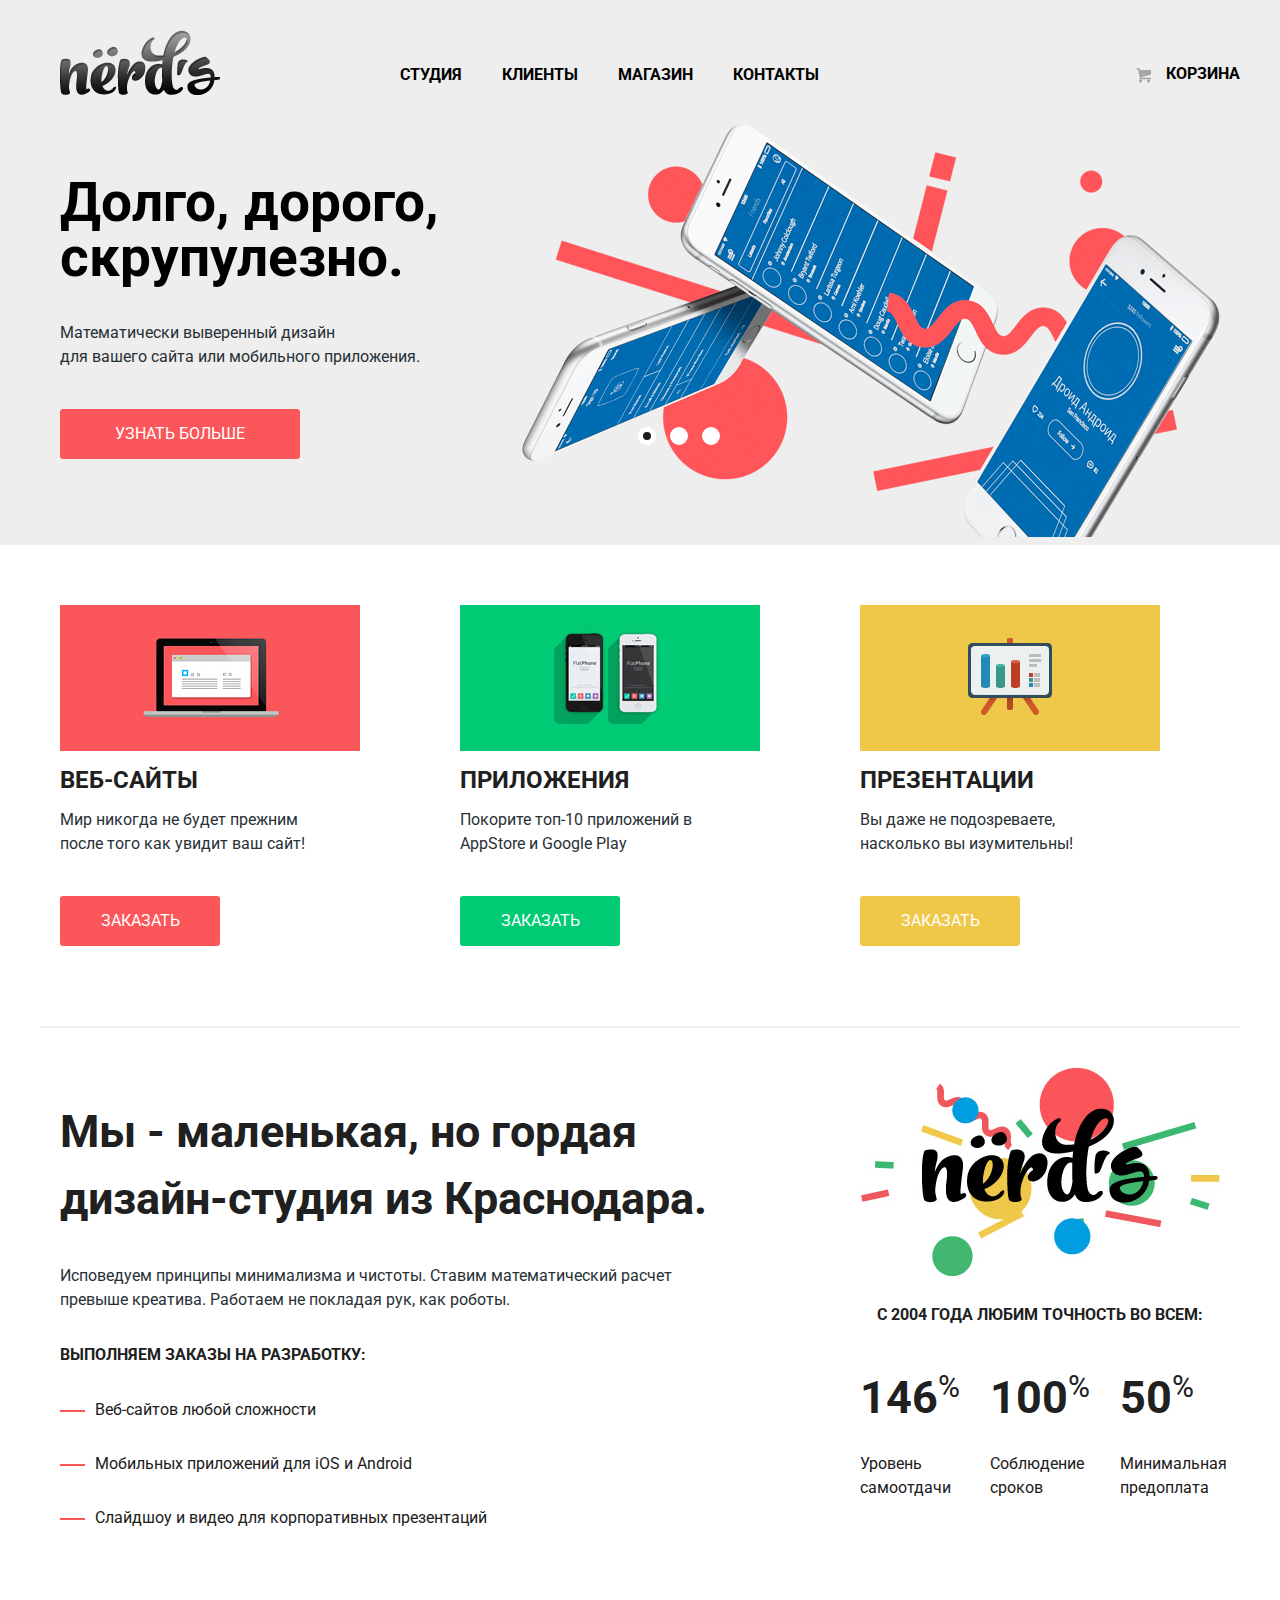
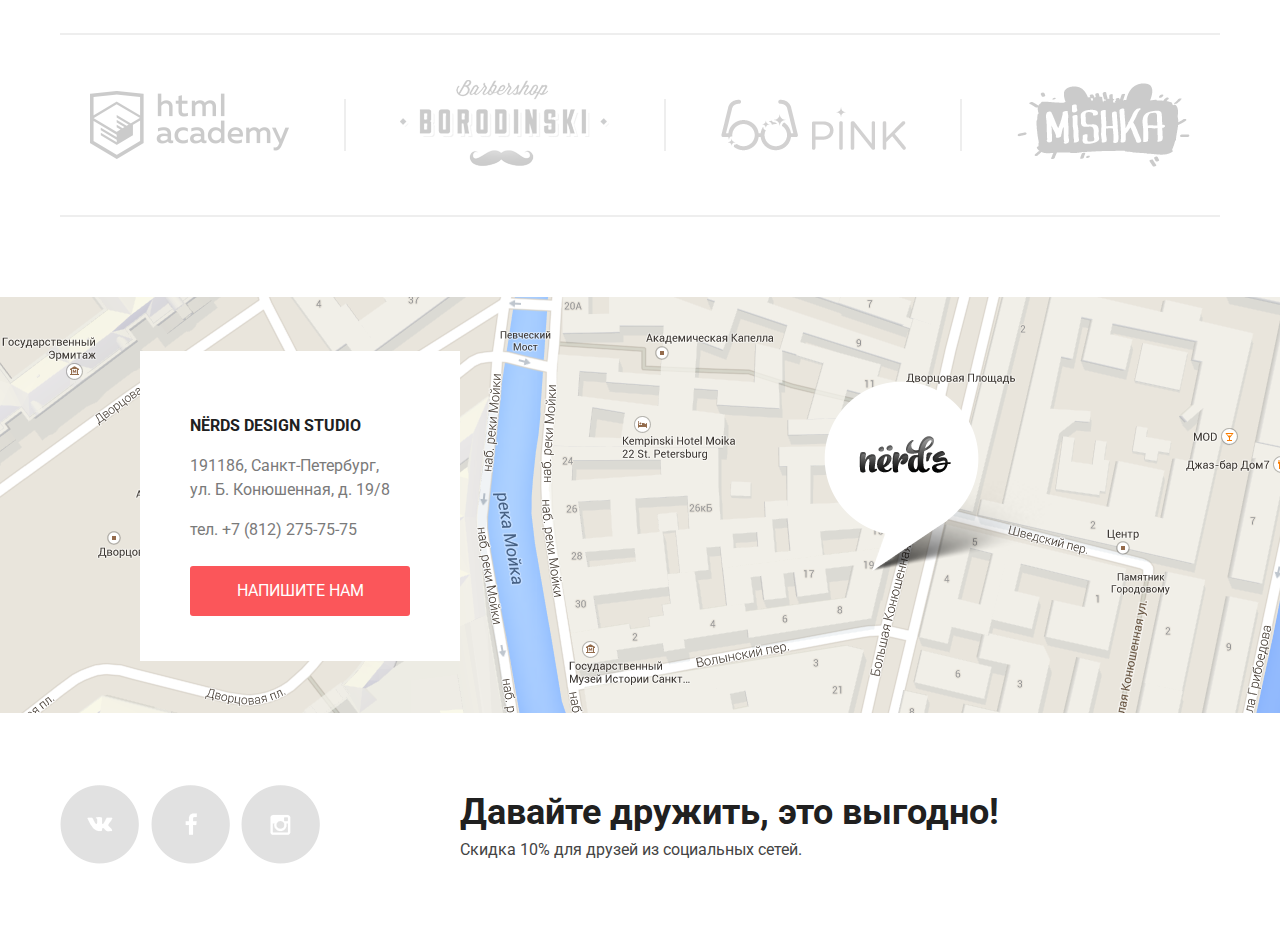
<file: index.html>
<!DOCTYPE html>
<html lang="en">
<head>
	<meta charset="UTF-8">
	<title>Document</title>
	<link rel="stylesheet" href="style.css">
	<link href="https://fonts.googleapis.com/css?family=Roboto:400,700" rel="stylesheet"> 
</head>
<body>
	<header class="header">
		<div class="header--top-line">
			<div class="top-line--logo">
				<a href="" class="header--logo"><img src="nerds-logo.png" alt="Nerds" width="160px" height="65px"></a>
			</div>
			<nav class="top-line--nav">
				<ul class="nav-list">
					<li class="nav-list--item">
						<a href="#" class="list--item">Студия</a>
					</li>
					<li class="nav-list--item">
						<a href="#" class="list--item">Клиенты</a>
					</li>
					<li class="nav-list--item">
						<a href="index2.html" class="list--item">Магазин</a>
					</li>
					<li class="nav-list--item">
						<a href="#" class="list--item">Контакты</a>
					</li>
				</ul>
				<div class="top-line--basket">
					<a href="#" class="basket">Корзина</a>
				</div>
			</nav>
		</div>
		<section class="header--slider">
			<input type="radio" id="btn-1" name="toggle" checked>
			<input type="radio" id="btn-2" name="toggle">
			<input type="radio" id="btn-3" name="toggle">
			<div class="slider-controls">
				<label for="btn-1"></label>
				<label for="btn-2"></label>
				<label for="btn-3"></label>
			</div>
			<div class="slide slide1">
				<section class="slide-information">
					<div class="slide-title">Долго, дорого, скрупулезно.</div>
					<p>Математически выверенный дизайн<br> для вашего сайта или мобильного приложения.</p>
					<a href="#" class="btn">Узнать больше</a>
				</section>
			</div>
			<div class="slide slide2">
				<section class="slide-information">
					<div class="slide-title-second">Любим математику как никто другой</div>
					<p>Никакого креатива, только математические формулы для расчета идеальных пропорций.</p>
					<a href="#" class="btn">Узнать больше</a>
				</section>
			</div>
			<div class="slide slide3">
				<section class="slide-information">
					<div class="slide-title">Только ночь, только хардкор</div>
					<p>Работать днем, как все? Мы против этого. Ближе к полуночи работа только начинается.</p>
					<a href="#" class="btn">Узнать больше</a>
				</section>
			</div>
		</section>
	</header>
	<main class="main-content">
		<div class="main-content--advantages">
			<div class="advantage">
				<div class="advantage--title">Веб-сайты</div>
				<p>Мир никогда не будет прежним после того как увидит ваш сайт!</p>
				<a href="#" class="advantage-btn first">Заказать</a>
			</div>
			<div class="advantage">
				<div class="advantage--title">Приложения</div>
				<p>Покорите топ-10 приложений в AppStore и Google Play</p>
				<a href="#" class="advantage-btn second">Заказать</a>
			</div>
			<div class="advantage">
				<div class="advantage--title">Презентации</div>
				<p>Вы даже не подозреваете, насколько вы изумительны!</p>
				<a href="#" class="advantage-btn third">Заказать</a>
			</div>
		</div>
		<div class="studio-information">
			<div class="studio-description">
				<strong class="studio-description--title">Мы - маленькая, но гордая дизайн-студия из Краснодара.</strong>
				<p>Исповедуем принципы минимализма и чистоты. Ставим математический расчет превыше креатива. Работаем не покладая рук, как роботы.</p>
				<b class="studio-description--orders">Выполняем заказы на разработку:</b>
				<ul>
					<li>Веб-сайтов любой сложности</li>
					<li>Мобильных приложений для iOS и Android</li>
					<li>Слайдшоу и видео для корпоративных презентаций</li>
				</ul>
			</div>
			<div class="studio-statics">
				<b class="statics-year">С 2004 года любим точность во всем:</b>
				<div class="statics-around">
					<div class="percent">
						<h2>146<span>%</span></h2>
						Уровень самоотдачи
					</div>
					<div class="percent">
						<h2>100<span>%</span></h2>
						Соблюдение сроков
					</div>
					<div class="percent">
						<h2>50<span>%</span></h2>
						Минимальная предоплата
					</div>
				</div>
			</div>
		</div>
		<div class="partners">
			<div class="partners-images">
				<a href="#" class="partner-image"><img src="logo-1.png" alt="HTML Academy" width="199" height="68"></a>
				<div class="vertical-line"></div>
				<a href="#" class="partner-image"><img src="logo-2.png" alt="Borodinsky" width="209" height="90"></a>
				<div class="vertical-line"></div>
				<a href="#" class="partner-image"><img src="logo-3.png" alt="Pink" width="185" height="52" ></a>
				<div class="vertical-line"></div>
				<a href="#" class="partner-image"><img src="logo-4.png" alt="Mishka" width="173" height="84" ></a>
			</div>
		</div>
	</main>
	<footer class="footer">
		<div class="footer-map">
			<div class="footer-map--content">
				<iframe src="https://yandex.ru/map-widget/v1/?um=constructor%3A36ca14c9dcff6d319763dac220b6a2c41e1b10da657f04356fc68e76400fb78b&amp;source=constructor" width="1200" height="420" frameborder="0"></iframe>
				<div class="studio-location">
					<h2>NЁRDS DESIGN STUDIO</h2>
					<p>191186, Санкт-Петербург, <br> ул. Б. Конюшенная, д. 19/8</p>
					<p>тел. +7 (812) 275-75-75</p>
					<a href="#" class="footer-btn">Напишите нам</a>
				</div>
				<a href="" class="map-img"><img src="map-marker.png" alt="Nerds" width="231" height="190" ></a>
			</div>
		</div>
		<div class="footer--bottom-line">
			<div class="footer--social">
				<a href="#" class="icon vk"></a>
				<a href="#" class="icon fb"></a>
				<a href="#" class="icon inst"></a>
			</div>
			<div class="footer--copyright">
				<h2>Давайте дружить, это выгодно!</h2>
				<p>Скидка 10% для друзей из социальных сетей.</p>
			</div>
		</div>
	</footer>
	<div class="modal-win modal-win-close">
		<h2>Напишите нам</h2>
		<button type="button" class="button-close"></button>
		<form action="" method="post" class="modal-win--form">
			<div class="form-item">
				<label for="name-field">Ваше имя:</label>
				<input type="text" name="name" id="name-field" placeholder="Представьтесь, пожалуйста">
			</div>
			<div class="form-item">
				<label for="email-field">Ваш e-mail:</label>
				<input type="email" name="email" id="email-field" placeholder="Для отправки ответа">
			</div>
			<div class="form-item form-item__textarea">
				<label for="text-field">Текст письма:</label>
				<textarea name="text" id="text-field" cols="30" rows="10" class="text">

				</textarea>
			</div>
			<a href="#" class="modal-win--send">Отправить</a>
		</form>
	</div>
	<script src="js.js"></script>
</body>
</html>
</file>
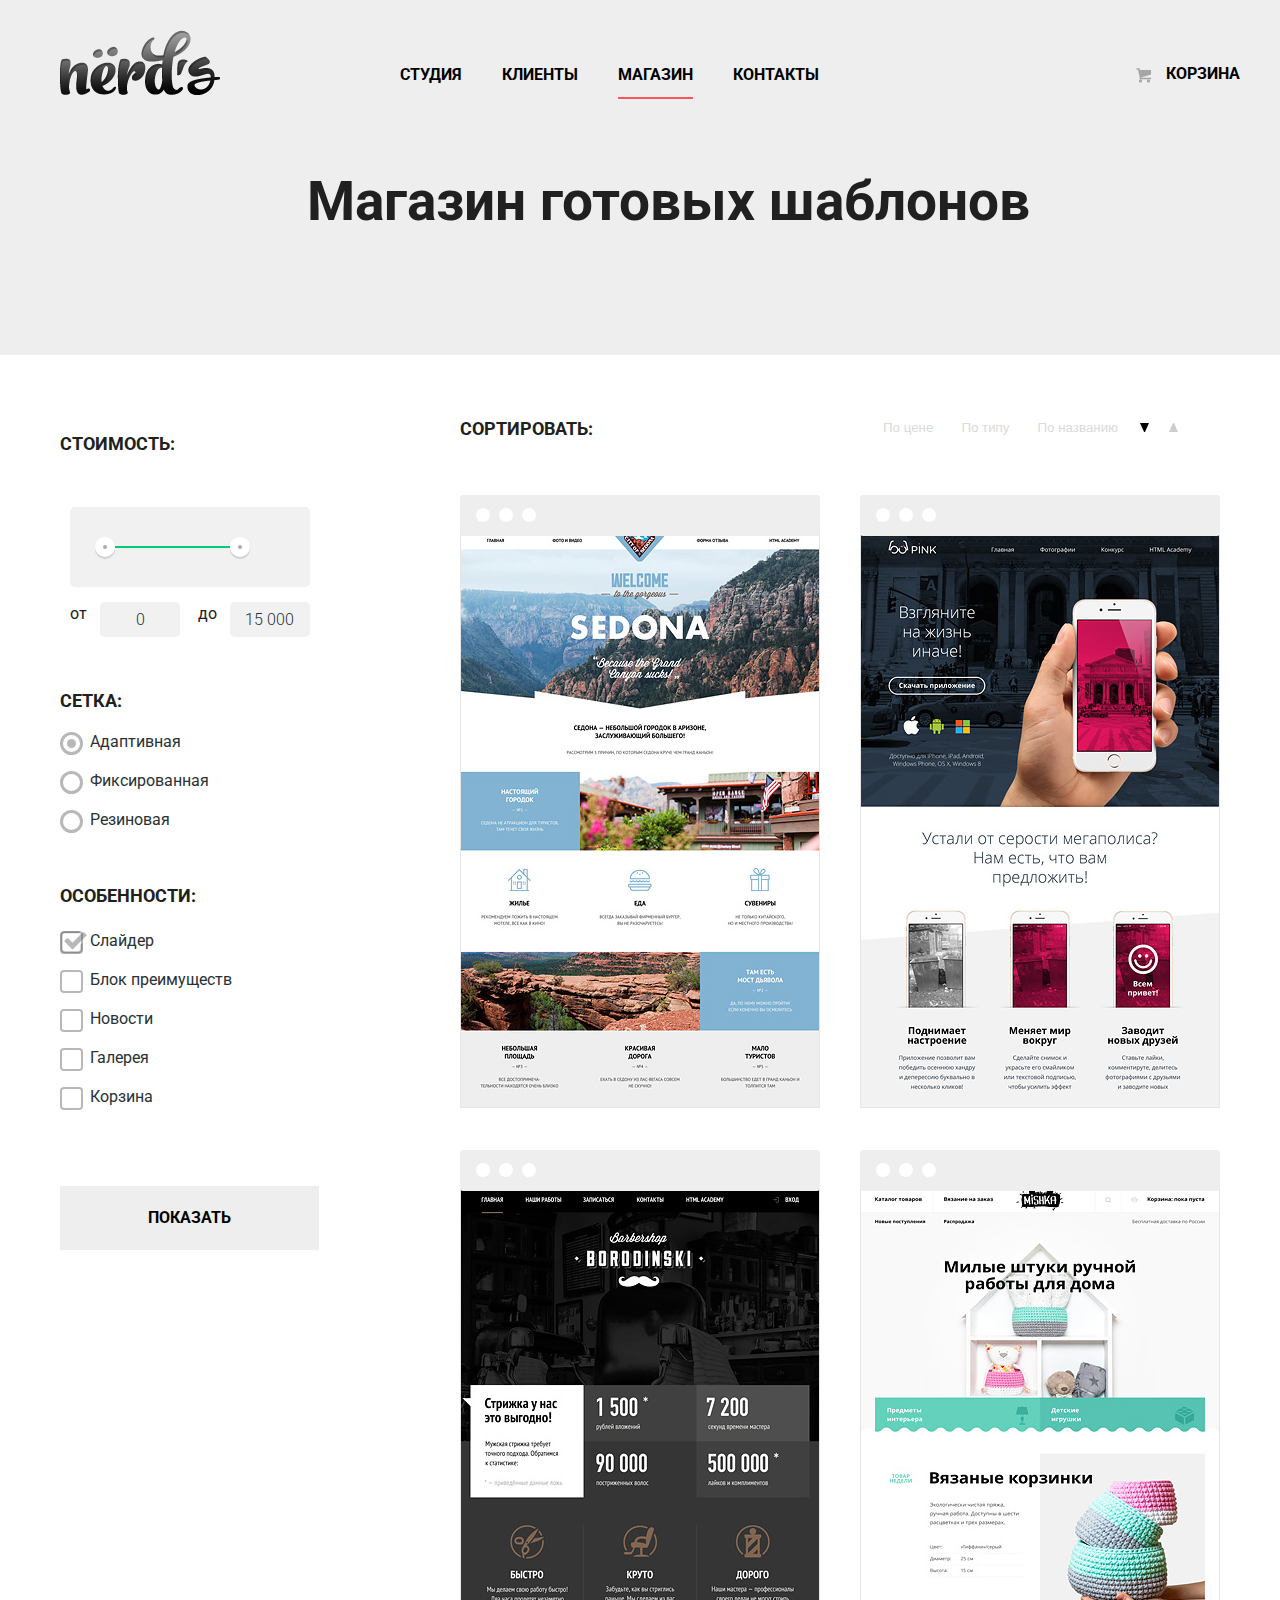
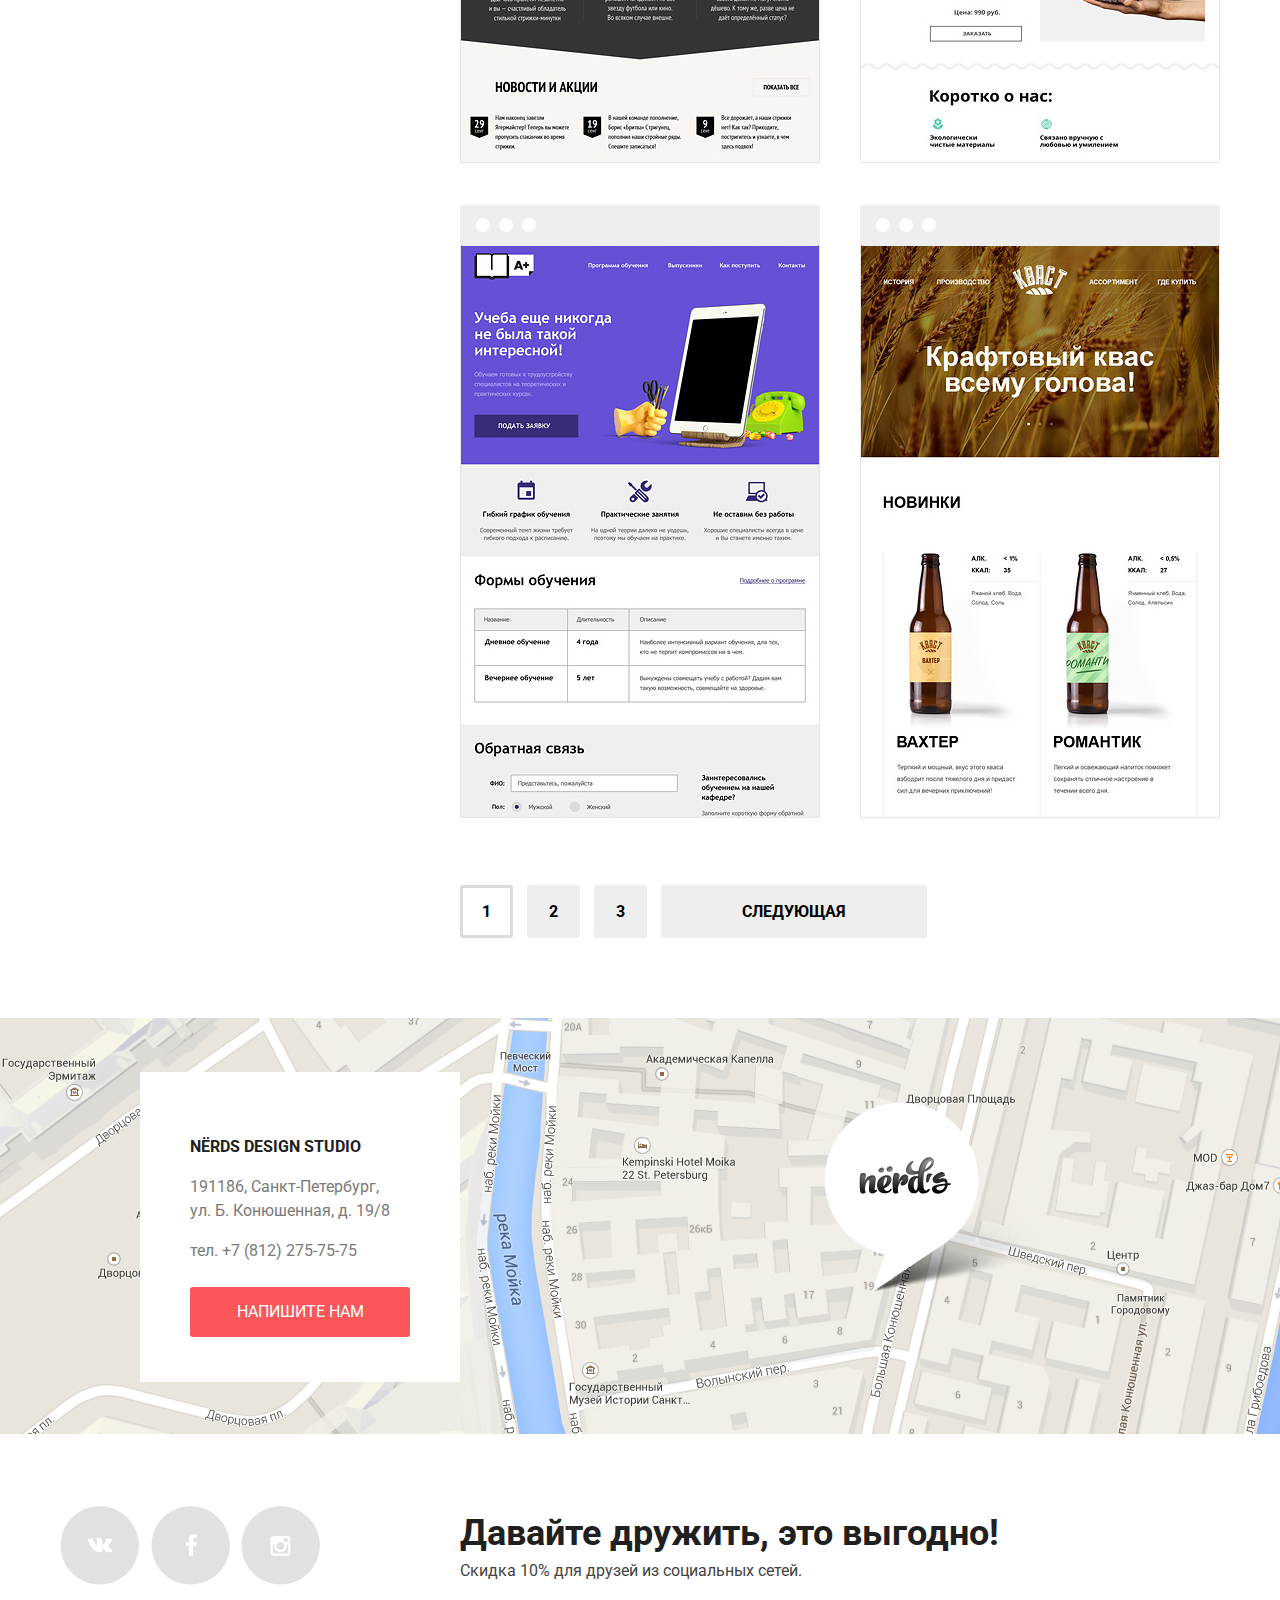
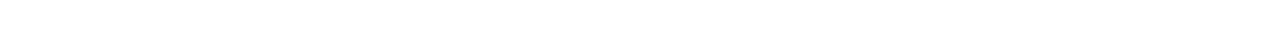
<file: index2.html>
<!DOCTYPE html>
<html lang="en">
<head>
	<meta charset="UTF-8">
	<title>Document</title>
	<link rel="stylesheet" href="style.css">
	<link href="https://fonts.googleapis.com/css?family=Roboto:400,700" rel="stylesheet"> 
</head>
<body>
	<header class="header sale">
		<div class="header--top-line">
			<div class="top-line--logo">
				<a href="index.html" class="header--logo"><img src="nerds-logo.png" alt="Nerds" width="160px" height="65px"></a>
			</div>
			<nav class="top-line--nav">
				<ul class="nav-list">
					<li class="nav-list--item">
						<a href="#" class="list--item">Студия</a>
					</li>
					<li class="nav-list--item">
						<a href="#" class="list--item">Клиенты</a>
					</li>
					<li class="nav-list--item">
						<a href="index2.html" class="list--item active">Магазин</a>
					</li>
					<li class="nav-list--item">
						<a href="#" class="list--item">Контакты</a>
					</li>
				</ul>
				<div class="top-line--basket">
					<a href="#" class="basket">Корзина</a>
				</div>
			</nav>
		</div>
		<h1 class="header--main-title">Магазин готовых шаблонов</h1>
	</header>
	<main class="catalog">
		<div class="filtre">
			<h2>Стоимость:</h2>
			<form action="index.html" method="get" class="filter-form">
				<div class="range-filter">
					<div class="range-controls">
						<div class="scale"><div style="width:60%;" class="bar"></div></div>
						<div class="toggle min-toggle"></div>
						<div class="toggle max-toggle"></div>
					</div>
					<div class="price-controls">
						от<input class="min-price" type="text" value="0">
						до<input class="max-price" type="text" value="15 000">
					</div>
				</div>

				<h2>Сетка:</h2>
					<div class="radios">
						<ul class="radio-buttons">
							<li class="radio-item">
								<label for="radio-field first" class="radio-button">
									<input type="radio" name="radio" id="radio-field first" checked>
									<span class="radio-indicator"></span>
									Адаптивная
								</label>
							</li>
							<li class="radio-item">
							<label for="radio-field second" class="radio-button">
								<input type="radio" name="radio" id="radio-field second">
								<span class="radio-indicator"></span>
								Фиксированная
							</label>
							</li>
							<li class="radio-item">
							<label for="radio-field third" class="radio-button">
								<input type="radio" name="radio" id="radio-field third">
								<span class="radio-indicator"></span>
								Резиновая
							</label>
							</li>
						</ul>
					</div>

				<h2 class="features">Особенности:</h2>
					<div class="checkboxes">
						<ul class="checkbox-buttons">
							<li class="checkbox-item">
								<label for="checkbox-field first" class="checkbox-button">
									<input type="checkbox" name="checkbox" id="checkbox-field first" checked>
									<span class="checkbox-indicator"></span>
									Слайдер
								</label>
							</li>
							<li class="checkbox-item">
							<label for="checkbox-field second" class="checkbox-button">
								<input type="checkbox" name="checkbox" id="checkbox-field second">
								<span class="checkbox-indicator"></span>
								Блок преимуществ
							</label>
							</li>
							<li class="checkbox-item">
							<label for="checkbox-field third" class="checkbox-button">
								<input type="checkbox" name="checkbox" id="checkbox-field third">
								<span class="checkbox-indicator"></span>
								Новости
							</label>
							</li>
							<li class="checkbox-item">
							<label for="checkbox-field fourth" class="checkbox-button">
								<input type="checkbox" name="checkbox" id="checkbox-field fourth">
								<span class="checkbox-indicator"></span>
								Галерея
							</label>
							</li>
							<li class="checkbox-item">
							<label for="checkbox-field fifth" class="checkbox-button">
								<input type="checkbox" name="checkbox" id="checkbox-field fifth">
								<span class="checkbox-indicator"></span>
								Корзина
							</label>
							</li>
						</ul>
					</div>
					
					<a href="#" class="form-btn">Показать</a>

			</form>
		</div>
		<div class="catalog--content">
			<div class="catalog--content--sort">
				<b>Сортировать:</b>
				<ul>
					<li><button>По цене</button></li>
					<li><button>По типу</button></li>
					<li><button>По названию</button></li>
				</ul>
				<button class="triangle first"></button>
				<button class="triangle second"></button>
			</div>
			<div class="catalog--content--items">
				<div class="catalog--item">
					<a href="#" class="item__img"><img src="img-sedona.png" alt="Sedona" height="576px" width="360px"></a>
					<div class="item__price">
						<h2>Sedona</h2>
						<h4>Информационный сайт <br> для туристов</h4>
						<a href="#" class="price-btn">9 900 РУБ.</a>
					</div>
					<div class="item__browser">
						<div class="circle"></div>
						<div class="circle"></div>
						<div class="circle"></div>
					</div>
				</div>
				<div class="catalog--item">
					<a href="#" class="item__img"><img src="img-pink.png" alt="Sedona" height="576px" width="360px"></a>
					<div class="item__price">
						<h2>Pink app</h2>
						<h4>Продуктовый лендинг <br> приложения для iOS и Android для туристов</h4>
						<a href="#" class="price-btn">9 900 РУБ.</a>
					</div>
					<div class="item__browser">
						<div class="circle"></div>
						<div class="circle"></div>
						<div class="circle"></div>
					</div>
				</div>				
				<div class="catalog--item">
					<a href="#" class="item__img"><img src="img-barbershop.png" alt="Sedona" height="576px" width="360px"></a>
					<div class="item__price">
						<h2>Bardershop</h2>
						<h4>Сайт салоны красоты.<br>Для мужчин, да.</h4>
						<a href="#" class="price-btn">9 900 РУБ.</a>
					</div>
					<div class="item__browser">
						<div class="circle"></div>
						<div class="circle"></div>
						<div class="circle"></div>
					</div>
				</div>				
				<div class="catalog--item">
					<a href="#" class="item__img"><img src="img-mishka.png" alt="Sedona" height="576px" width="360px"></a>
					<div class="item__price">
						<h2>Mishka</h2>
						<h4>Интернет-магазин <br> вязаных игрушек</h4>
						<a href="#" class="price-btn">9 900 РУБ.</a>
					</div>
					<div class="item__browser">
						<div class="circle"></div>
						<div class="circle"></div>
						<div class="circle"></div>
					</div>
				</div>				
				<div class="catalog--item">
					<a href="#" class="item__img"><img src="img-aplus.png" alt="Sedona" height="576px" width="360px"></a>
					<div class="item__price">
						<h2>A plus</h2>
						<h4>Лендинг курсов повышения <br> квалификации</h4>
						<a href="#" class="price-btn">9 900 РУБ.</a>
					</div>
					<div class="item__browser">
						<div class="circle"></div>
						<div class="circle"></div>
						<div class="circle"></div>
					</div>
				</div>				
				<div class="catalog--item">
					<a href="#" class="item__img"><img src="img-kvast.png" alt="Sedona" height="576px" width="360px"></a>
					<div class="item__price">
						<h2>Кваст</h2>
						<h4>Промо-сайт производителя <br> крафтового кваса</h4>
						<a href="#" class="price-btn">9 900 РУБ.</a>
					</div>
					<div class="item__browser">
						<div class="circle"></div>
						<div class="circle"></div>
						<div class="circle"></div>
					</div>
				</div>
			</div>
			<div class="paginator--content--pages">
				<a class="active">1</a>
				<a href="#" class="page-button">2</a>
				<a href="#" class="page-button">3</a>
				<a href="#" class="page-button next">Следующая</a>
			</div>
		</div>
	</main>
	<footer class="footer">
		<div class="footer-map">
			<div class="footer-map--content">
				<iframe src="https://yandex.ru/map-widget/v1/?um=constructor%3A36ca14c9dcff6d319763dac220b6a2c41e1b10da657f04356fc68e76400fb78b&amp;source=constructor" width="1200" height="420" frameborder="0"></iframe>
				<div class="studio-location">
					<h2>NЁRDS DESIGN STUDIO</h2>
					<p>191186, Санкт-Петербург, <br> ул. Б. Конюшенная, д. 19/8</p>
					<p>тел. +7 (812) 275-75-75</p>
					<a href="#" class="footer-btn">Напишите нам</a>
				</div>
				<a href="" class="map-img"><img src="map-marker.png" alt="Nerds" width="231" height="190" ></a>
			</div>
		</div>
		<div class="footer--bottom-line">
			<div class="footer--social">
				<a href="#" class="icon vk"></a>
				<a href="#" class="icon fb"></a>
				<a href="#" class="icon inst"></a>
			</div>
			<div class="footer--copyright">
				<h2>Давайте дружить, это выгодно!</h2>
				<p>Скидка 10% для друзей из социальных сетей.</p>
			</div>
		</div>
	</footer>
	<div class="modal-win modal-win-close modal-error">
		<h2>Напишите нам</h2>
		<button type="button" class="button-close"></button>
		<form action="" method="post" class="modal-win--form">
			<div class="form-item">
				<label for="name-field">Ваше имя:</label>
				<input type="text" name="name" id="name-field" placeholder="Представьтесь, пожалуйста">
			</div>
			<div class="form-item">
				<label for="email-field">Ваш e-mail:</label>
				<input type="email" name="email" id="email-field" placeholder="Для отправки ответа">
			</div>
			<div class="form-item form-item__textarea">
				<label for="text-field">Текст письма:</label>
				<textarea name="text" id="text-field" cols="30" rows="10" class="text">

				</textarea>
			</div>
			<a href="#" class="modal-win--send">Отправить</a>
		</form>
	</div>
	<script src="js.js"></script>
</body>
</html>
</file>
<file: style.css>
body {
	min-width: 1200px;
	margin: 0;
	position: relative;
	color: #202020;
	font-size: 16px;
	line-height: 1.75px;
	font-weight: 300px;
	font-style: normal;
	font-family: "Roboto", sans-serif;
}

.header {
	position: relative;
	min-height: 545px;
	background: #eeeeee;
	padding: 0px 20px;
}

.header--top-line {
	display: flex;
	width: 1200px;
	position: relative;
	margin: 0 auto;
}

.top-line--nav {
	margin-left: 180px;
	width: 840px;
	display: flex;
	-ms-align-items: center;
	align-items: center;
	justify-content: space-between;
	padding-top: 35px;
}

.top-line--nav ul {
	padding: 0;
	margin: 0;
	display: flex;
}

.top-line--nav > ul > li:first-child > a:first-child {
	margin-left: 0;
}

.top-line--nav > ul > li {
	text-decoration: none;
	list-style-type: none;
}

.top-line--nav > ul > li > a {
	text-decoration: none;
	color: #000000;
	text-transform: uppercase;
	margin-left: 40px;
	font-weight: 700;
}

.top-line--nav > ul > li > .active {
	border-bottom: 2px solid #fb565a;
	padding-bottom: 13px;
}

.top-line--nav > ul > li > a:hover,
.top-line--basket > .basket:hover {
	color: #f87f81;
}

.top-line--nav > ul > li > a:active,
.top-line--basket > .basket:active {
  color: rgba(0, 0, 0, 0.3);
}

.header > .header--top-line > .top-line--logo > a {
	display: block;
	width: 160px;
	height: 65px;
	position: relative;
	padding-top: 30px;
	padding-left: 20px;
	opacity: 1;
}

.header--top-line > .top-line--logo > a:hover {
	opacity: 0.8;
}

.header--top-line > .top-line--logo > a:active {
	opacity: 0.3;
}

.header--top-line > .top-line--logo {
	width: 180px;
	height: 115px;
}

.top-line--basket {
	width: 160px;
	position: relative;
	margin-bottom: 3px;
	text-align: right;
}

.top-line--basket > .basket {
	text-decoration: none;
	text-transform: uppercase;
	color: #000000;
	padding-left: 40px;
	position: relative;
	font-weight: 700;
}

.basket::before {
	content: "";
	position: absolute;
	background:url('css-sprite-combined.png') 0px -64px;
	width:15px;
	height:15px;
	left: 10px;
	top: 4px;
}

.header--slider {
	height: 430px;
	width: 1160px;
	margin: 0 auto;
	position: relative;
}

.header--slider input[type=radio] {
	position: absolute;
	display: none;
}


.slide {
	height: 100%;
	width: 100%;
}

.slide1 {
	background: url(slide1.png) no-repeat right;
}

.slide2 {
	background: url(slide2.png) no-repeat right;
}

.slide3 {
	background: url(slide3.png) no-repeat right;
}

.slide3 > .slide-information > p {
	width: 350px;
}

.slide-information {
	position: absolute;
	width: 462px;
	left: 0;
	top: 60px;
	height: 300px;
}

.slide-information > p {
	line-height: 1.5;
	font-size: 16px;
	color: #283136;
	padding-top: 20px;
}

.slide-title {
	line-height: 1;
	font-size: 55px;
	font-weight: bold;
	color: black;
}

.slide-title-second {
	line-height: 1;
	font-size: 55px;
	font-weight: bold;
	color: black;
	width: 540px;
}


.slider-controls {
	position: absolute;
	bottom: 100px;
	left: 58%;
	margin-left: -100px;
	text-align: center
	z-index: 1000;
}

.slider-controls label {
	display: inline-block;
	height: 8px;
	width: 8px;
	margin: 0 5px;
	background: #fff;
	border: 5px solid white;
	vertical-align: top;
	border-radius: 50%;
	cursor: pointer;
}

#btn-1:checked ~ .slider-controls label:nth-child(1),
#btn-2:checked ~ .slider-controls label:nth-child(2),
#btn-3:checked ~ .slider-controls label:nth-child(3) {
	background: #1c1c1c;
}

.slide .btn {
	display: block;
	width: 240px;
	height: 50px;
	padding: 10 0px;
	margin-top: 40px;
	font-size: 16px;
	line-height: 50px;
	color: white;
	text-transform: uppercase;
	text-align: center;
	text-decoration: none;
	background-color: #fb565a;
	border-radius: 3px;
	font-family: "Roboto", sans-serif;
}

.slide .btn:hover {
	background: #e74246;
}

.slide .btn:active {
	color: rgba(255, 255, 255, 0.3);
	background: #d7373b;
}

.slide {
	display: none;
}

#btn-1:checked ~  .slide1 {
	display: block;
}
#btn-2:checked ~  .slide2 {
	display: block;
}
#btn-3:checked ~  .slide3 {
	display: block;
}

.main-content--advantages {
	width: 1160px;
	padding: 60px 20px;
	padding-bottom: 80px;
	margin: 0 auto;
	display: flex;
	justify-content: space-between;
	border-bottom: 2px solid #eeeeee;
}

.advantage {
	position: relative;
	padding-top: 175px;
	width: 300px;
}

.advantage:first-child {
	background: url(illustration-1.png) no-repeat top;
}

.advantage:nth-child(2) {
	background: url(illustration-2.png) no-repeat top;
}

.advantage:last-child {
	background: url(illustration-3.png) no-repeat top;
	margin-right: 60px;
}

.advantage > .advantage--title {
	font-size: 24px;
	font-family: "Roboto", sans-serif;
	font-weight: bold;
	text-transform: uppercase;
}

.advantage > p {
	line-height: 1.5;
	padding-top: 10px;
	color: #283136;
	width: 250px;
}

.main-content--advantages .advantage-btn {
	display: block;
	width: 160px;
	height: 50px;
	padding: 10 0px;
	margin-top: 40px;
	font-size: 16px;
	line-height: 50px;
	color: white;
	text-transform: uppercase;
	text-align: center;
	text-decoration: none;
	border-radius: 3px;
	font-family: "Roboto", sans-serif;
}

.main-content--advantages .first{
	background: #fb565a;
}

.main-content--advantages .second{
	background: #00ca74;
}

.main-content--advantages .third{
	background: #efc84a;
}

.main-content--advantages .first:hover{
	background: #e74246;
}

.main-content--advantages .second:hover{
	background: #00bc6c;
}

.main-content--advantages .third:hover{
	background: #eab534;
}

.main-content--advantages .first:active{
	background: #d7373b;
	color: rgba(255, 255, 255, 0.302);
}

.main-content--advantages .second:active{
	background: #00aa62;
	color: rgba(255, 255, 255, 0.302);
}

.main-content--advantages .third:active{
	background: #e5a722;
	color: rgba(255, 255, 255, 0.302);
}

.studio-information {
	width: 1160px;
	height: 525px;
	margin: 0 auto;
	border-bottom: 2px solid #eeeeee;
	padding: 40px 0;
	display: flex;
	justify-content: space-between;
}

.studio-information .studio-description {
	width: 660px;
	display: flex;
	-webkit-flex-direction: column;
	-moz-flex-direction: column;
	-ms-flex-direction: column;
	-o-flex-direction: column;
	flex-direction: column;
	line-height: 1.5;
	padding: 30px 0;
}

.studio-information .studio-description .studio-description--title {
	display: block;
	font-size: 45px;
	font-family: "Roboto", sans-serif;
}

.studio-information .studio-description > p {
	color: #283136;
	padding: 15px 0;
}

.studio-information .studio-description > .studio-description--orders {
	text-transform: uppercase;
}

.studio-information .studio-description > ul {
	list-style-type: none;
	padding: 0;
}

.studio-information .studio-description > ul > li {
	position: relative;
	padding: 15px 0;
	padding-left: 35px;
}

.studio-information .studio-description > ul > li::before {
	position: absolute;
	content: "";
	display: block;
	left: 0;
	top: 50%;
	height: 2px;
	width: 25px;
	background-color: #fb565a;
}

.studio-information .studio-statics {
	width: 360px;
	line-height: 1.5;
	padding-top: 235px;
	background: url(nerds-illustration.png) no-repeat top;
	text-align: center;
}

.studio-information .studio-statics .statics-year {
	text-transform: uppercase;
}

.studio-information .studio-statics .statics-around {
	display: flex;
}

.studio-information .studio-statics .statics-around > .percent {
	text-align: left;
	padding-right: 30px;
}

.studio-information .studio-statics .statics-around > .percent > h2{
	font-size: 45px;
	margin-bottom: 20px;
	vertical-align: top;
}

.studio-information .studio-statics .statics-around > .percent > h2 > span {
	font-size: 30px;
	vertical-align: top;
	font-weight: 400;
}

.partners {
	height: 180px;
	width: 1160px;
	border-bottom: 2px solid #eeeeee;
	margin: 0 auto;
	display: flex;
	-ms-align-items: center;
	align-items: center;
	justify-content: space-between;
}

.partners .vertical-line {
	display: block;
	width: 2px;
	height: 52px;
	background-color: #eeeeee;
}

.partners .partners-images {
	padding: 0 30px;
	display: flex;
	-ms-align-items: center;
	align-items: center;
	justify-content: space-between;
	width: 100%;
	height: 100%;
}

.partners .partners-images .partner-image {
	opacity: 0.2;
}

.partners .partners-images .partner-image:hover {
	opacity: 1;
}

.partners .partners-images .partner-image:active {
	opacity: 0.1;
}

.footer {
	padding-top: 80px;
}

.footer .footer-map {
	width: 1440px;
	height: 420px;
	background: url(nerds-map.png) no-repeat;
	position: relative;
	margin: 0 auto;
	z-index: 1;
}

.footer .footer-map iframe {
	position: absolute;
	z-index: 0;
	top: 0;
}

.footer .footer-map > .footer-map--content {
	width: 1160px;
	position: relative;
	margin: 0 auto;
	height: 100%;
}

.studio-location {
	position: absolute;
	background-color: #fff;
	width: 220px;
	height: 210px;
	padding: 50px;
	line-height: 1.5;
	left: 0%;
	top: 54px;
}

.studio-location > h2 {
	text-transform: uppercase;
	font-weight: bold;
	font-family: "Roboto", sans-serif;
	font-size: 16px;
}

.studio-location > p {
	color: #7a7a7a;
}

.studio-location > .footer-btn {
	display: block;
	width: 220px;
	height: 50px;
	font-size: 16px;
	line-height: 50px;
	color: white;
	text-transform: uppercase;
	text-align: center;
	text-decoration: none;
	border-radius: 3px;
	font-family: "Roboto", sans-serif;
	background: #fb565a;
	margin-top: 24px;
}

.studio-location > .footer-btn:hover {
	background: #e74246;
}

.studio-location > .footer-btn:active {
	color: rgba(255, 255, 255, 0.3);
	background: #d7373b;
}


.footer-map--content > .map-img {
	display: block;
	position: absolute;
	left: 59%;
	top: 20%;
}

.footer--bottom-line {
	width: 1160px;
	position: relative;
	margin: 0 auto;
	height: 215px;
	display: flex;
	-ms-align-items: center;
	align-items: center;
}

.footer--bottom-line > .footer--social {
	display: flex;
	width: 260px;
	justify-content: space-between;
}

.footer--social > .vk {
	background:url('css-sprite-combined.png') -173px -0px;
	width:79px;
	height:79px;
}

.footer--social > .fb {
	background:url('css-sprite-combined.png') -15px -0px;
	width:79px;
	height:79px;
}

.footer--social > .inst {
	background:url('css-sprite-combined.png') -94px -0px;
	width:79px;
	height:79px;
}

.footer--social > .vk:hover {
	background:url('css-sprite-combined.png') -647px -0px;
	width:79px;
	height:79px;
}

.footer--social > .fb:hover {
	background:url('css-sprite-combined.png') -331px -0px;
	width:79px;
	height:79px;
}

.footer--social > .inst:hover {
	background:url('css-sprite-combined.png') -489px -0px;
	width:79px;
	height:79px;
}

.footer--social > .vk:active {
	background:url('css-sprite-combined.png') -568px -0px;
	width:79px;
	height:79px;
}

.footer--social > .fb:active {
	background:url('css-sprite-combined.png') -252px -0px;
	width:79px;
	height:79px;
}

.footer--social > .inst:active {
	background:url('css-sprite-combined.png') -410px -0px;
	width:79px;
	height:79px;
}

.footer--copyright {
	margin-left: 140px;
}

.footer--copyright > h2 {
	font-size: 36px;
}

.footer--copyright > p {
	font-size: 16px;
	color: #444444;
	padding-top: 5px;
}

.sale {
	min-height: 355px;
	position: relative;
	background: #eeeeee;
	padding: 0px 20px;
}

.sale > .header--main-title {
	font-family: "Roboto", sans-serif;
	font-size: 55px;
	text-align: center;
	position: absolute;
	bottom: 115px;
	left: 24%;
}

.catalog {
	width: 1160px;
	position: relative;
	margin: 0 auto;
	display: flex;
	justify-content: space-between;
	padding: 60px 0px;
	padding-bottom: 0px;
	line-height: 1.5;
}

.catalog > .filtre {
	width: 260px;
	height: 835px;
}

.catalog > .catalog--content {
	width: 760px;
}

.catalog--content--sort {
	height: 80px;
	width: 100%;
	display: flex;
	-ms-align-items: flex-start;
	align-items: flex-start;
}

.catalog--content--sort > b {
	text-transform: uppercase;
	font-size: 18px;
	font-family: 'Roboto', sans-serif;
}

.catalog--content--sort > ul{
	list-style-type: none;
	margin: 0;
	margin-left: 250px;
}

.catalog--content--sort > ul > li {
	display: inline-block;
	margin: 0px 12px;
	text-transform: uppercase;
	font-size: 14px;
	font-family: 'Roboto', sans-serif;
	color: #dadada;
}

.catalog--content--sort > ul > li:first-child {
	margin-left: 0;
}

.catalog--content--sort > ul > li > button {
	background-color: white;
	border: none;
	cursor: pointer;
	padding: 0;
	color: #dadada;
}

.catalog--content--sort > ul > li > button:hover {
	color: black;
}

.catalog--content--sort > .triangle {
	display: block;
	background: #fff;
	border: none;
	cursor: pointer;
	padding: 0px 4px;
	margin: 8px 10px;
}

.catalog--content--sort > .first {
	background:url('css-sprite-combined.png.png') no-repeat -100px -16px;
	background-repeat: no-repeat;
	width:9px;
	height:9px;
}

.catalog--content--sort > .second {
	background:url('css-sprite-combined.png.png') no-repeat -109px -16px;
	background-repeat: no-repeat;
	width:9px;
	height:9px;
	opacity: 0.2;
}

.catalog--content--items {
	display: flex;
	flex-wrap: wrap;
	justify-content: space-between;
	margin-bottom: 25px;
}

.catalog--item {
	width: 360px;
	height: 620px;
	margin-bottom: 35px;
	position: relative;
}

.catalog--item > .item__browser {
	height: 28px;
	width: 360px;
	position: absolute;
	top: 0;
	border-radius: 3px;
	background-color: #eeeeee;
	padding-top: 13px;
	display: flex;
}

.item__browser > .circle {
	width: 14px;
	height: 14px;
	background-color: #fff;
	border-radius: 50%;
	margin-left: 9px;
}

.item__browser > .circle:first-child {
	margin-left: 16px;
}

.catalog--item > .item__price {
	height: 165px;
	background-color: #eeeeee;
	text-align: center;
	padding: 30px 0;
	padding-bottom: 40px;
	position: absolute;
	bottom: 0;
	width: 100%;
	display: none;
	z-index: 1;
}

.item__price > h2 {
	font-size: 18px;
	font-family: 'Roboto', sans-serif;
	text-transform: uppercase;
	margin: 0;
}

.item__price > h4 {
	color: #818181;
	font-size: 16px;
	font-family: 'Roboto', sans-serif;
	margin-left: 0 auto;
}

.item__price > .price-btn {
	display: block;
	width: 200px;
	height: 50px;
	padding: 10 0px;
	margin: 20px auto;
	font-size: 16px;
	line-height: 50px;
	color: white;
	text-transform: uppercase;
	text-align: center;
	text-decoration: none;
	background-color: #fb565a;
	border-radius: 3px;
	font-family: "Roboto", sans-serif;
}

.item__price > .price-btn:hover {
	background: #e74246;
}

.item__price > .price-btn:active {
	color: rgba(255, 255, 255, 0.3);
	background: #d7373b;
}

.catalog--item > .item__img {
	position: absolute;
	bottom: 0;
}

.item__price:hover {
	display: block;
}

.item__browser:hover {
	background-color: #4d4d4d;
}

.item__img:hover ~ .item__browser {
	background-color: #4d4d4d;
}

.item__price:hover ~ .item__browser {
	background-color: #4d4d4d;
}

.price-btn:hover ~ .item__browser {
	background-color: #4d4d4d;
}

.item__img:hover ~ .item__price {
	display: block;
	z-index: 2;
}

.item__browser:hover ~ .item__price {
	display: block;
}

.paginator--content--pages > a {
	display: inline-block;
	width: 47px;
	height: 47px;
	border-radius: 3px;
	text-align: center;
	vertical-align: middle;
	background: #eeeeee;
	border: 3px solid #eeeeee;
	text-decoration: none;
	color: #000;
	line-height: 47px;
	margin-right: 10px;
	font-weight: 700;
}

.paginator--content--pages > .next { 
	width: 260px;
	text-transform: uppercase;
}

.paginator--content--pages > .active { 
	background: #fff;
	border: 3px solid #dbdbdb;
}

.paginator--content--pages > .page-button:hover {
	background-color: #dfdfdf;
	border-color: #dfdfdf;
}

.paginator--content--pages > .page-button:active {
	background-color: #d5d5d5;
	color: #959595;
	border-color: #d5d5d5;
	border-top-color: #bfbfbf ;
}

.filtre {
	position: relative;
}

.filtre > h2 {
	font-size: 18px;
	text-transform: uppercase;
}

.filter-form > h2 {
	text-transform: uppercase;
	font-size: 18px;
}

.range-filter {
	width: 240px;
	margin: 50px auto;
}

.range-controls {
	position: relative;
	height: 80px;
	margin-bottom: 15px;
	padding: 0 30px;
	background: #f1f1f1;
	border-radius: 5px;
}

.range-controls .bar {
	height: 2px;
	background: #00ca74;
	position: absolute;
	top: 39px;
}

.range-controls .toggle {
	position: absolute;
	top: 30px;
	left: 30px;
	width: 4px;
	height: 4px;
	border: 8px solid white;
	background: #ababab;
	cursor: pointer;
	border-radius: 50%;
	box-shadow: 0 2px 1px 0 #cfcfcf;
}

.range-controls .min-toggle {
	left: 25px;
}

.range-controls .max-toggle {
	left: 160px;
}

.price-controls {
	width: 240px;
	display: flex;
	margin: 0 auto;
	justify-content: space-between;
}

.price-controls input {
	width: 60px;
	padding: 8px 10px;
	margin-left: 10px;
	border: none;
	background: #f1f1f1;
	font-size: 16px;
	font-family: 'Roboto', sans-serif;
	font-weight: 300;
	font-style: normal;
	text-align: center;
	color: #283136;
	border-radius: 5px;
}

.price-controls .min-price {
	margin-right: 14px;
}

.radio-buttons {
	padding-left: 0;
	text-align: left;
}


.radio-item {
	list-style-type: none;
}

.checkboxes {
	width: 260px;
	text-align: left;
}

.radio-button > input[type="radio"] {
	display: none;
}

.radio-item {
	margin-top: 15px;
	color: #283136;
}

.radio-button {
	position: relative;
	padding-left: 30px;
	cursor: pointer;
}

.radio-button input[type="radio"] + .radio-indicator {
	position: absolute;
	left: 0;
	top: 0;
	width: 17px;
	height: 17px;
	border: 3px solid #b8b8b8;
	border-radius: 50%;
	background-color: #fff;
}

.radio-button:hover ~ .radio-indicator {
	border-color: #4d4d4d;
}

.radio-button input[type="radio"] + .radio-indicator:hover {
	border-color: #4d4d4d;
}

.radio-button input[type="radio"]:checked + .radio-indicator:hover:before {
	background-color: #4d4d4d;
}

.radio-button input[type="radio"]:checked + .radio-indicator::before {
	position: absolute;
	content: "";
	width: 9px;
	height: 9px;
	background-color: #b8b8b8;
	left: 4px;
	top: 4px;
	border-radius: 50%;
}

.features {
	margin-top: 50px;
	margin-bottom: 20px;
}

.checkbox-button > input[type="checkbox"] {
	display: none;
}

.checkbox-item {
	margin-top: 15px;
	color: #283136;
}

.checkbox-buttons {
	padding-left: 0;
	list-style-type: none;
}

.checkbox-button {
	position: relative;
	padding-left: 30px;
	cursor: pointer;
}

.checkbox-button input[type="checkbox"] + .checkbox-indicator:hover {
	border-color: #4d4d4d;
}

.checkbox-button input[type="checkbox"] + .checkbox-indicator {
	position: absolute;
	display: block;
	left: 0;
	width: 18.5px;
	height: 19px;
	border: 2px solid #b8b8b8;
	border-radius: 4px;
	background-color: #fff;
	top: 0;
}

.checkbox-button input[type="checkbox"]:checked + .checkbox-indicator::before {
	position: absolute;
	content: "";
	width: 27px;
	height: 23px;
	background: url(checkbox-on.png) no-repeat;
	left: -2px;
	top: -2px;
}

.checkbox-button input[type="checkbox"]:checked + .checkbox-indicator:hover:before {
	background: url(checkbox-on.png copy.png);
}

.form-btn {
	display: block;
	text-transform: uppercase;
	font-size: 16px;
	font-family: "Roboto", sans-serif;
	font-weight: 700;
	padding: 20px 88px;
	background: #eeeeee;
	color: #000;
	text-decoration: none;
	position: absolute;
	bottom: 0;
}

.form-btn:hover {
	background-color: #dfdfdf;
}

.form-btn:active {
	background-color: #d5d5d5;
	color: #959595;
	border-top: 3px solid #bfbfbf;
}

.modal-win {
	display: none;
	position: absolute;
	bottom: 180px;
	left: 280px;
	width: 780px;
	height: 460px;
	background-color: #fff;
	padding: 70px 80px 80px 100px;
	line-height: 1.5;
	box-shadow: 0 14px 28px rgba(0,0,0,0.25), 0 10px 10px rgba(0,0,0,0.22);
	z-index: 1;
}

.modal-win-show {
	display: block;
}

.modal-win > h2 {
	margin-top: 0;
	margin-bottom: 40px;
	color: black;
	font-family: 'Roboto', sans-serif;
	font-size: 45px;
}

.button-close {
	display: block;
	width: 21px;
	height: 21px;
	border: none;
	background: url(close-cross.png) no-repeat;
	cursor: pointer;
	position: absolute;
	top: 90px;
	right: 72px;
	opacity: 0.3;
}

.button-close:hover {
	opacity: 1;
}

.button-close: active {
	opacity: 0.1;
}

.modal-win--form {
	display: flex;
	flex-wrap: wrap;
	justify-content: space-between;
}

.form-item {
	display: flex;
	-webkit-flex-direction: column;
	-moz-flex-direction: column;
	-ms-flex-direction: column;
	-o-flex-direction: column;
	flex-direction: column;
}

.modal-win--form > .form-item > label {
	font-family: 'Roboto', sans-serif;
	font-weight: 700;
	font-size: 16px;
}

.modal-win--form .form-item > input {
	width: 330px;
	height: 20px;
	border: 2px solid #d7dcde;
	border-radius: 2px;
	padding: 15px;
}

.modal-win--form .form-item__textarea {
	margin-top: 35px;
}

.modal-win--form .form-item > textarea {
	width: 750px;
	border: 2px solid #d7dcde;
	height: 88px;
	text-align: left;
	padding: 13px;
}

.modal-win--send {
	display: block;
	width: 100px;
	color: white;
	padding: 20px 80px;
	background-color: #fb565a;
	text-transform: uppercase;
	border-radius: 2px;
	text-decoration: none;
	position: absolute;
	bottom: 60px;
}

@keyframes bounse {
	0% {transform: translateY(-2000px);}
	70% {transform: translateY(30px);}
	90% {transform: translateY(-10px);}
	100% {transform: translateY(0);}
}


.modal-win-show {
	display: block;
	animation: bounse 0.6s;
}

@keyframes shake {
	0%, 100% {transorm: translateX(0);}
	10%,30%,50%,70%,90% {transorm: translateX(-10px);}
	20%,40%,60%,80% {transform: translateX(10px);}
}

.modal-error {
	animation: shake 0.6s;
}
</file>
